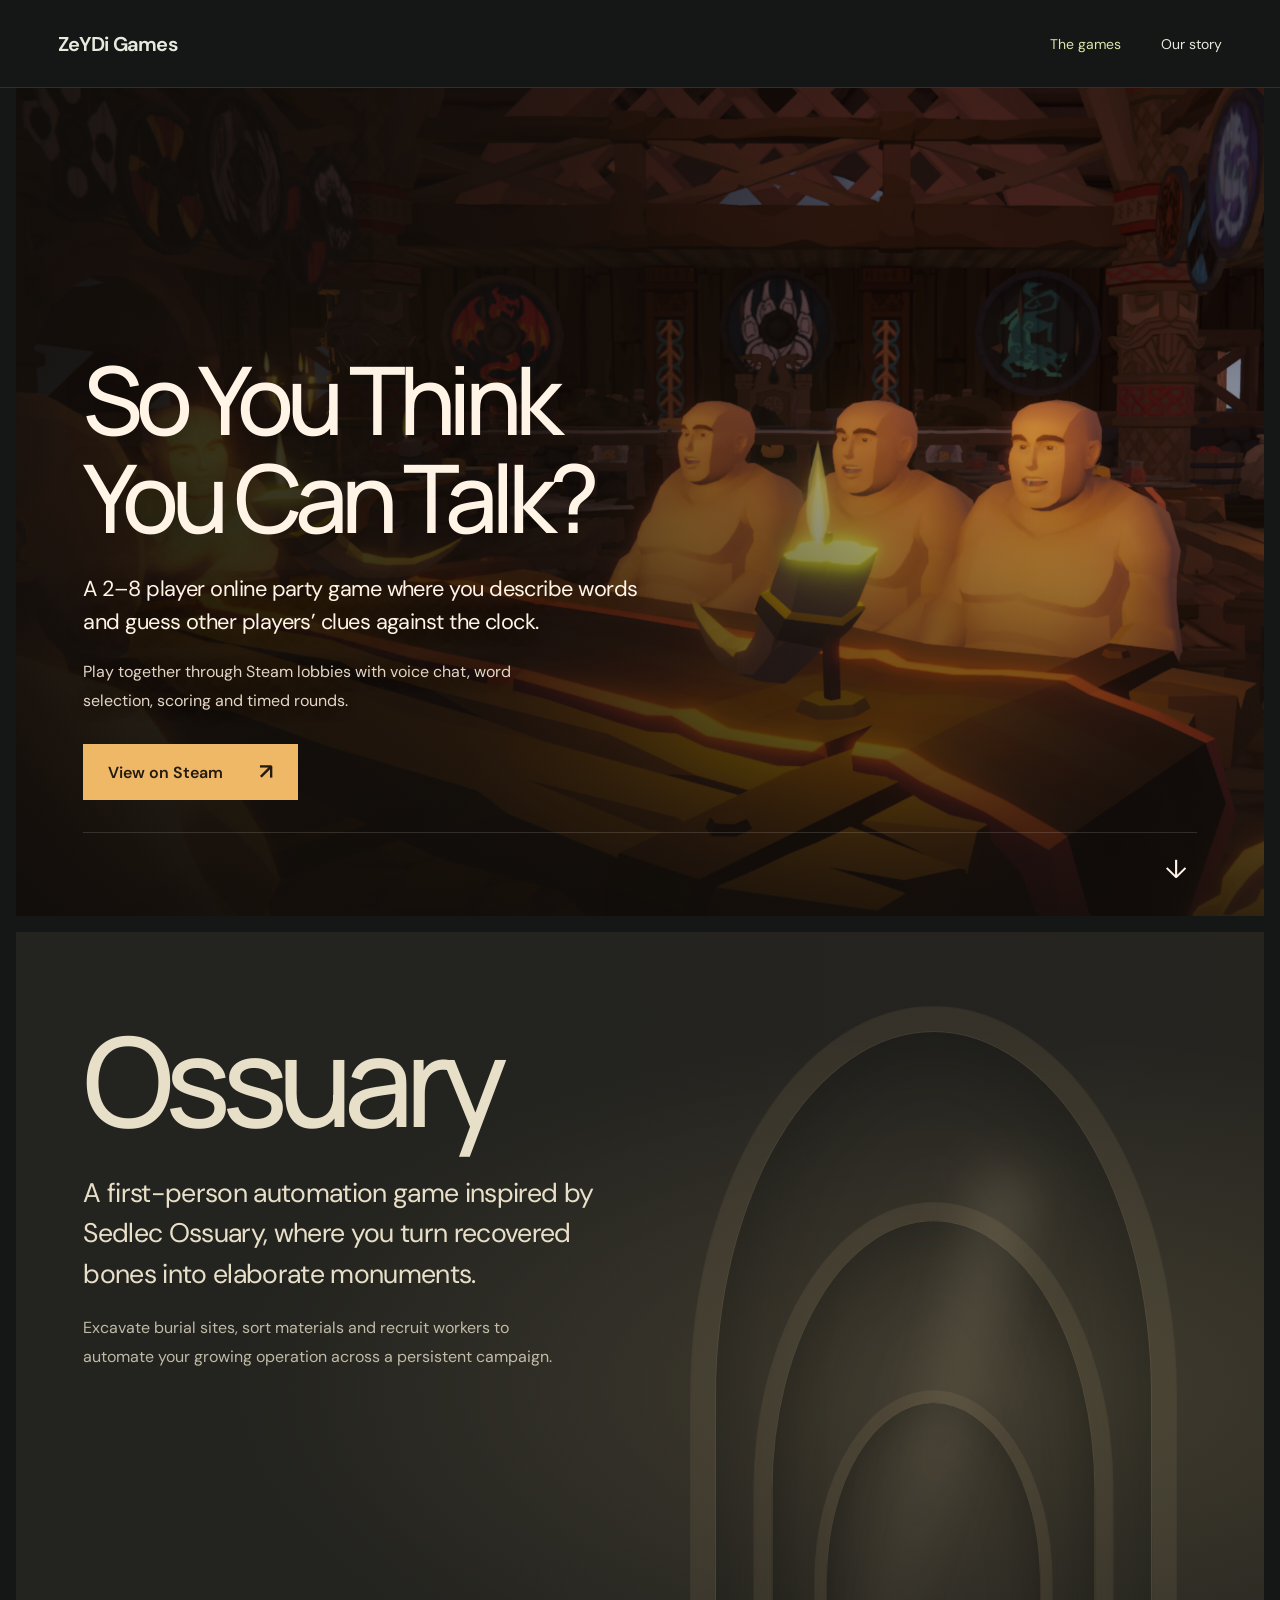
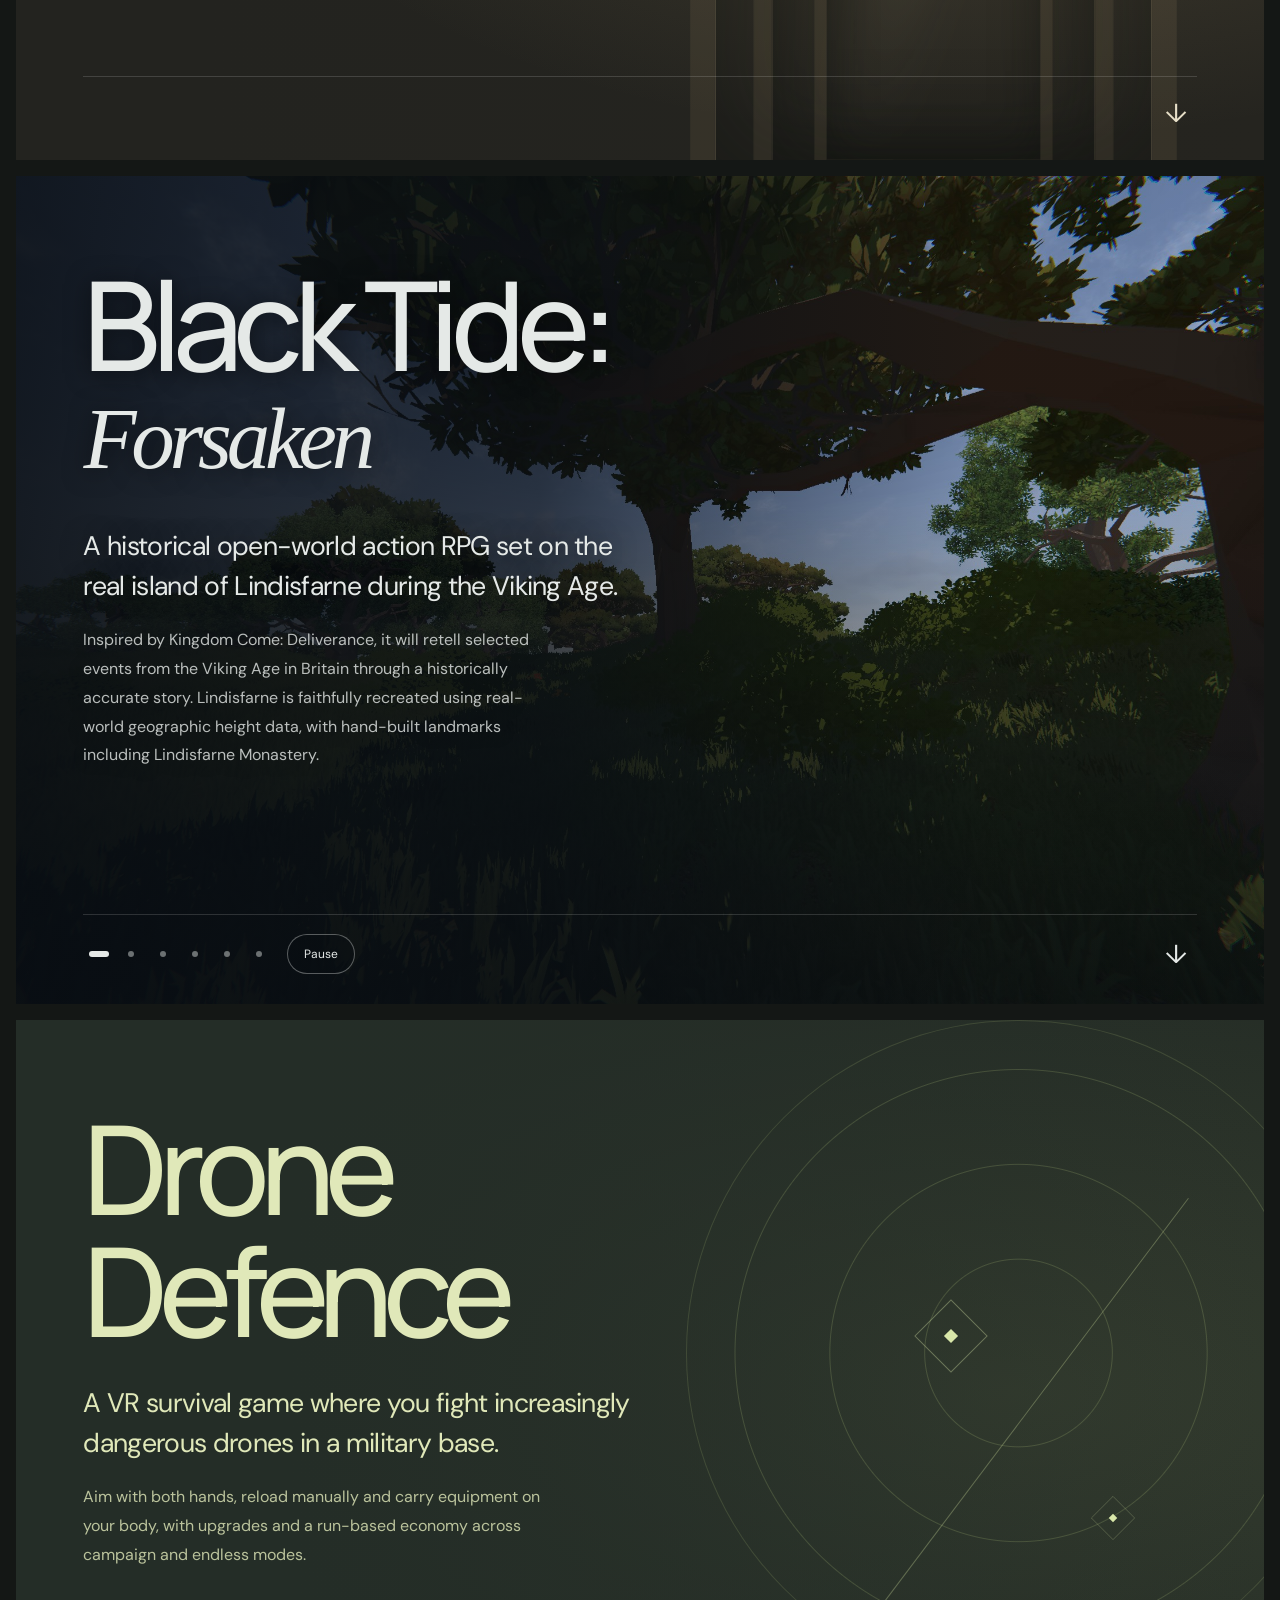
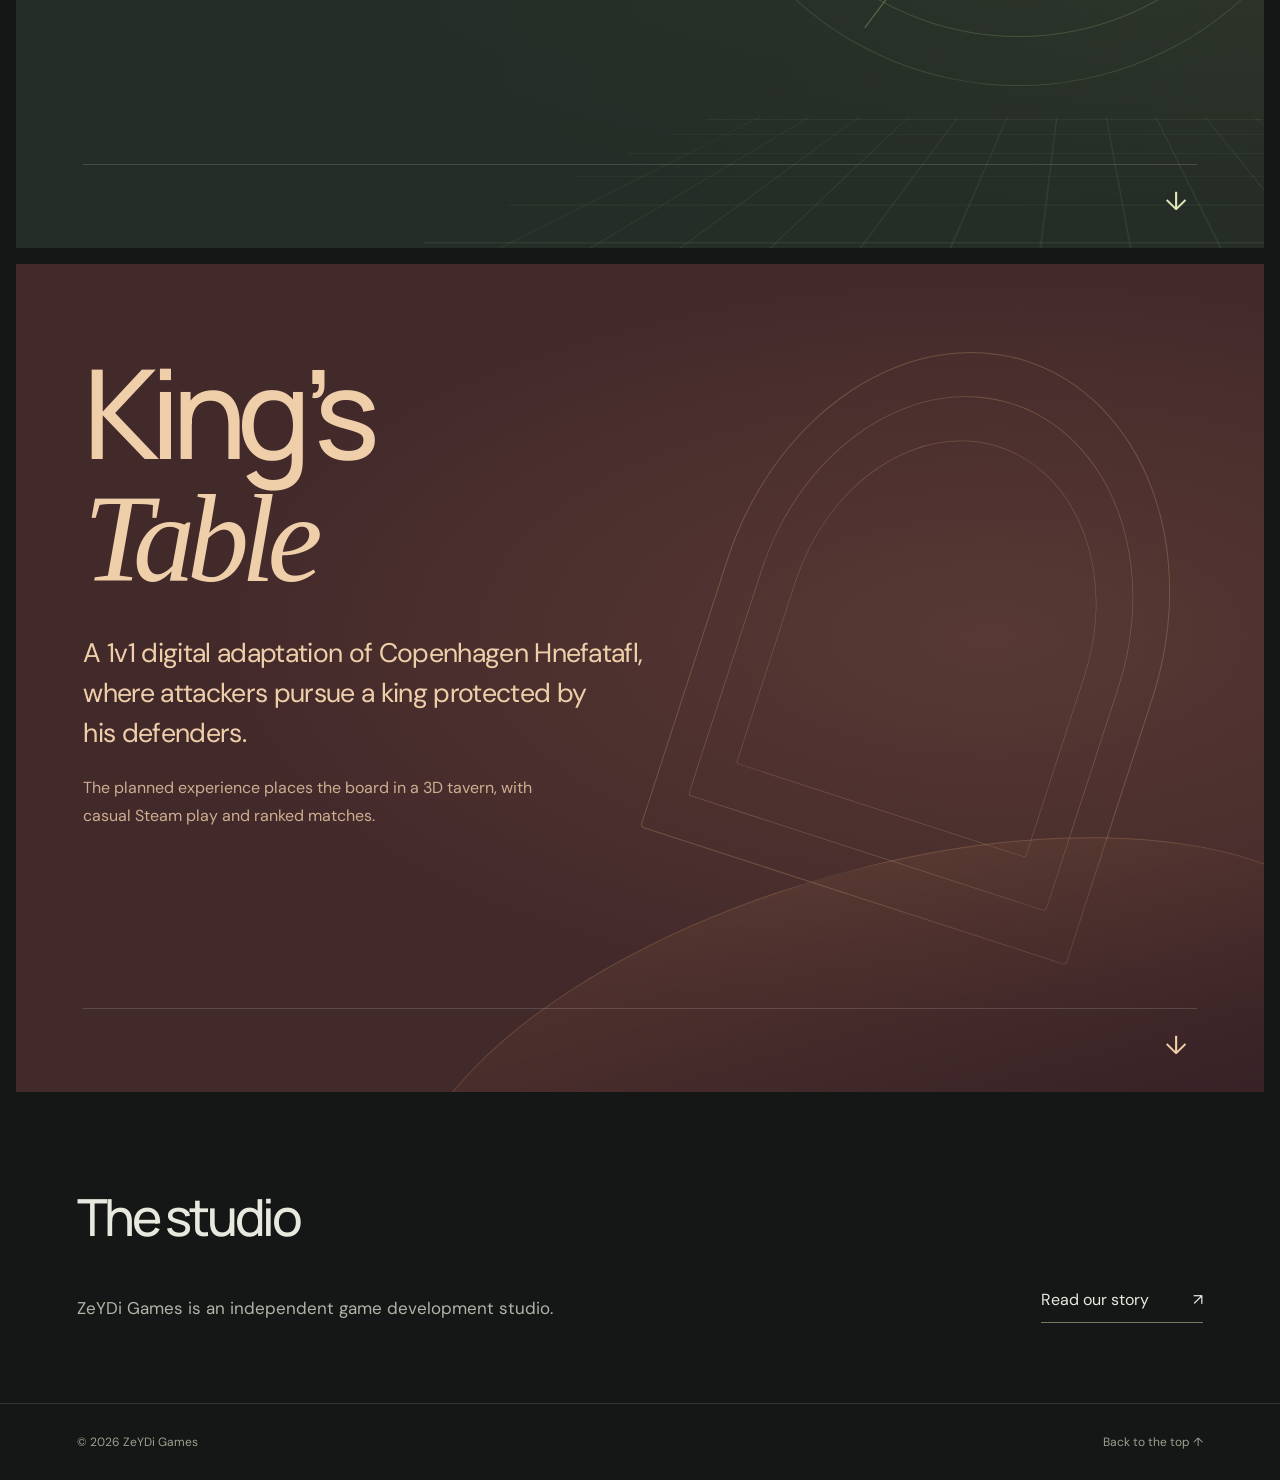
<file: index.html>
<!doctype html>
<html lang="en">
<head>
  <meta charset="utf-8">
  <meta name="viewport" content="width=device-width,initial-scale=1">
  <meta name="theme-color" content="#141715">
  <meta name="description" content="Games by ZeYDi Games: Ossuary, Black Tide: Forsaken, Drone Defence, So You Think You Can Talk? and King's Table.">
  <title>ZeYDi Games</title>
  <link rel="icon" href="favicon.ico" sizes="16x16 32x32 48x48">
  <link rel="icon" type="image/png" href="assets/icons/favicon-32.png" sizes="32x32">
  <link rel="icon" type="image/svg+xml" href="assets/icons/favicon.svg" sizes="any">
  <link rel="apple-touch-icon" href="assets/icons/apple-touch-icon.png" sizes="180x180">
  <link rel="stylesheet" href="styles.css">
  <script src="script.js" defer></script>
</head>
<body>
  <a class="skip" href="#games">Skip to games</a>
  <header>
    <a class="studio" href="#" aria-label="ZeYDi Games home">ZeYDi Games</a>
    <nav aria-label="Main navigation">
      <a href="#games" aria-current="page">The games</a>
      <a href="story.html">Our story</a>
    </nav>
  </header>
  <main>
    <h1 class="sr-only">Games by ZeYDi Games</h1>
    <div id="games" class="games">
      <section class="game talk" id="talk" aria-labelledby="talk-title">
        <div class="promo-art">
          <img src="assets/sytyct/library-hero.png" width="3840" height="1240" loading="eager" fetchpriority="high" decoding="async" alt="Players gathered around a candlelit table in a wooden tavern in So You Think You Can Talk?">
        </div>
        <div class="talk-details">
          <h2 id="talk-title">So You Think<br>You Can Talk?</h2>
          <div class="talk-copy">
            <p class="game-line">A 2–8 player online party game where you describe words and guess other players’ clues against the clock.</p>
            <p class="description">Play together through Steam lobbies with voice chat, word selection, scoring and timed rounds.</p>
            <a class="steam-link" href="https://store.steampowered.com/app/5370920/So_You_Think_You_Can_Talk/" target="_blank" rel="noopener noreferrer">View on Steam <span aria-hidden="true">↗</span><span class="sr-only"> (opens in a new tab)</span></a>
          </div>
        </div>
        <div class="panel-foot"><a href="#ossuary" aria-label="Next game: Ossuary">↓</a></div>
      </section>
      <section class="game ossuary" id="ossuary" aria-labelledby="ossuary-title">
        <div class="scene" aria-hidden="true">
          <div class="arch arch-one"></div><div class="arch arch-two"></div>
          <div class="arch arch-three"></div><div class="light"></div>
        </div>
        <div class="game-content">
          <h2 id="ossuary-title">Ossuary</h2>
          <p class="game-line">A first-person automation game inspired by Sedlec Ossuary, where you turn recovered bones into elaborate monuments.</p>
          <p class="description">Excavate burial sites, sort materials and recruit workers to automate your growing operation across a persistent campaign.</p>
        </div>
        <div class="panel-foot"><a href="#black-tide" aria-label="Next game: Black Tide: Forsaken">↓</a></div>
      </section>
      <section class="game tide" id="black-tide" aria-labelledby="tide-title">
        <div class="promo-art game-slideshow" data-slideshow aria-hidden="true">
          <img class="game-slide is-active" src="assets/black-tide/environment.jpg" width="2560" height="1440" loading="lazy" decoding="async" alt="">
          <img class="game-slide" src="assets/black-tide/dining-night.jpg" width="2560" height="1440" loading="lazy" decoding="async" alt="">
          <img class="game-slide" src="assets/black-tide/cuthberts-isle.jpg" width="2560" height="1440" loading="lazy" decoding="async" alt="">
          <img class="game-slide" src="assets/black-tide/church-night.jpg" width="2560" height="1440" loading="lazy" decoding="async" alt="">
          <img class="game-slide" src="assets/black-tide/main-menu-tree.jpg" width="2560" height="1440" loading="lazy" decoding="async" alt="">
          <img class="game-slide" src="assets/black-tide/moon.jpg" width="2560" height="1440" loading="lazy" decoding="async" alt="">
        </div>
        <div class="game-content">
          <h2 id="tide-title">Black Tide:<span class="subtitle">Forsaken</span></h2>
          <p class="game-line">A historical open-world action RPG set on the real island of Lindisfarne during the Viking Age.</p>
          <p class="description">Inspired by Kingdom Come: Deliverance, it will retell selected events from the Viking Age in Britain through a historically accurate story. Lindisfarne is faithfully recreated using real-world geographic height data, with hand-built landmarks including Lindisfarne Monastery.</p>
        </div>
        <div class="panel-foot">
          <div class="slideshow-controls" role="group" aria-label="Black Tide screenshot controls" hidden>
            <div class="slideshow-dots">
              <button class="slide-dot" type="button" data-slide="0" aria-label="Show woodland screenshot" aria-pressed="true"></button>
              <button class="slide-dot" type="button" data-slide="1" aria-label="Show dining hall at night" aria-pressed="false"></button>
              <button class="slide-dot" type="button" data-slide="2" aria-label="Show Cuthbert's Isle at sunrise" aria-pressed="false"></button>
              <button class="slide-dot" type="button" data-slide="3" aria-label="Show church interior at night" aria-pressed="false"></button>
              <button class="slide-dot" type="button" data-slide="4" aria-label="Show castle and tree at sunset" aria-pressed="false"></button>
              <button class="slide-dot" type="button" data-slide="5" aria-label="Show moonlit church exterior" aria-pressed="false"></button>
            </div>
            <button class="slideshow-toggle" type="button" aria-label="Pause Black Tide slideshow">Pause</button>
          </div>
          <span class="sr-only" data-slide-status aria-live="polite" aria-atomic="true"></span>
          <a href="#drone-defence" aria-label="Next game: Drone Defence">↓</a>
        </div>
      </section>
      <section class="game drone" id="drone-defence" aria-labelledby="drone-title">
        <div class="scene" aria-hidden="true">
          <div class="radar"></div><div class="scan"></div>
          <div class="target target-one"></div><div class="target target-two"></div><div class="ground"></div>
        </div>
        <div class="game-content">
          <h2 id="drone-title">Drone<br>Defence</h2>
          <p class="game-line">A VR survival game where you fight increasingly dangerous drones in a military base.</p>
          <p class="description">Aim with both hands, reload manually and carry equipment on your body, with upgrades and a run-based economy across campaign and endless modes.</p>
        </div>
        <div class="panel-foot"><a href="#kings-table" aria-label="Next game: King's Table">↓</a></div>
      </section>
      <section class="game kings" id="kings-table" aria-labelledby="kings-title">
        <div class="scene" aria-hidden="true">
          <div class="table-ring ring-one"></div><div class="table-ring ring-two"></div>
          <div class="table-ring ring-three"></div><div class="table-plane"></div>
        </div>
        <div class="game-content">
          <h2 id="kings-title">King’s<br><em>Table</em></h2>
          <p class="game-line">A 1v1 digital adaptation of Copenhagen Hnefatafl, where attackers pursue a king protected by his defenders.</p>
          <p class="description">The planned experience places the board in a 3D tavern, with casual Steam play and ranked matches.</p>
        </div>
        <div class="panel-foot"><a href="#studio" aria-label="About ZeYDi Games">↓</a></div>
      </section>
    </div>
    <section class="about" id="studio" aria-labelledby="studio-title">
      <h2 id="studio-title">The studio</h2>
      <div class="about-bottom">
        <p>ZeYDi Games is an independent game development studio.</p>
        <a class="text-link" href="story.html">Read our story <span aria-hidden="true">↗</span></a>
      </div>
    </section>
  </main>
  <footer>
    <span>© <span id="year">2026</span> ZeYDi Games</span>
    <a href="#">Back to the top ↑</a>
  </footer>
</body>
</html>
</file>
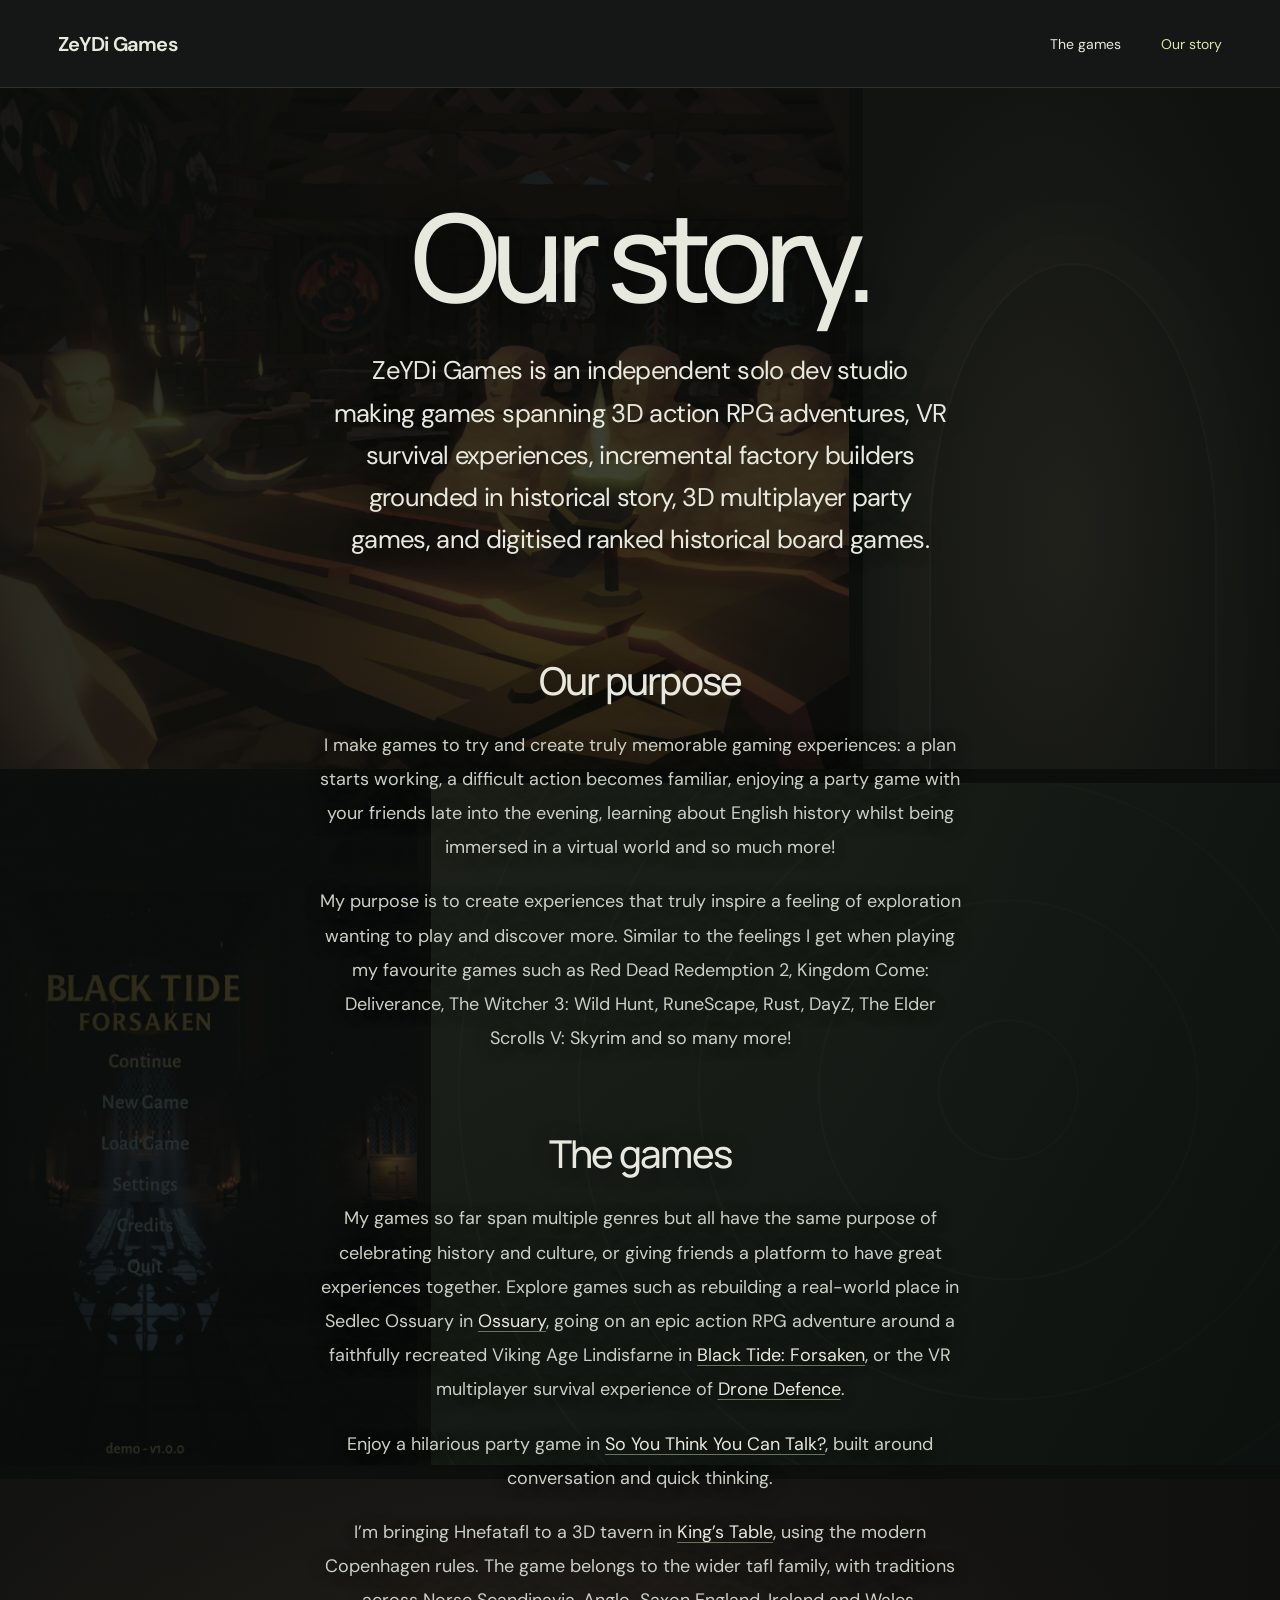
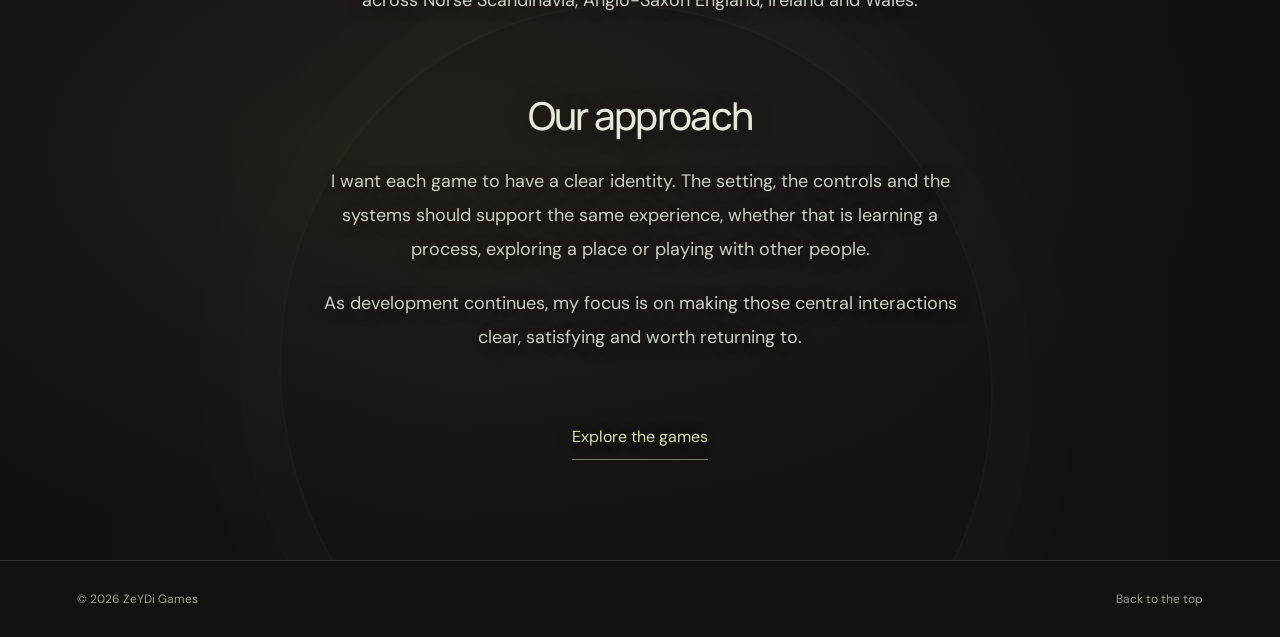
<file: story.html>
<!doctype html>
<html lang="en">
<head>
  <meta charset="utf-8">
  <meta name="viewport" content="width=device-width,initial-scale=1">
  <meta name="theme-color" content="#141715">
  <meta name="description" content="The purpose behind ZeYDi Games: making games around exploration, hands-on play and shared experiences.">
  <title>Our story — ZeYDi Games</title>
  <link rel="icon" href="favicon.ico" sizes="16x16 32x32 48x48">
  <link rel="icon" type="image/png" href="assets/icons/favicon-32.png" sizes="32x32">
  <link rel="icon" type="image/svg+xml" href="assets/icons/favicon.svg" sizes="any">
  <link rel="apple-touch-icon" href="assets/icons/apple-touch-icon.png" sizes="180x180">
  <link rel="stylesheet" href="styles.css">
  <script src="script.js" defer></script>
</head>
<body class="story-page">
  <a class="skip" href="#story">Skip to our story</a>
  <header>
    <a class="studio" href="index.html" aria-label="ZeYDi Games home">ZeYDi Games</a>
    <nav aria-label="Main navigation">
      <a href="index.html#games">The games</a>
      <a href="story.html" aria-current="page">Our story</a>
    </nav>
  </header>
  <main id="story" class="story-stage">
    <div class="story-collage" aria-hidden="true">
      <div class="collage-tile collage-talk" data-game="talk">
        <img src="assets/sytyct/library-hero.png" width="3840" height="1240" fetchpriority="high" decoding="async" alt="">
      </div>
      <!-- Replace each placeholder with its game's artwork when available. -->
      <div class="collage-tile collage-placeholder collage-ossuary" data-game="ossuary"></div>
      <div class="collage-tile collage-tide" data-game="black-tide">
        <img src="assets/black-tide/church.jpg" width="2560" height="1440" loading="lazy" decoding="async" alt="">
      </div>
      <div class="collage-tile collage-placeholder collage-drone" data-game="drone-defence"></div>
      <div class="collage-tile collage-placeholder collage-kings" data-game="kings-table"></div>
    </div>
    <div class="story-content">
    <section class="story-intro" aria-labelledby="story-title">
      <h1 id="story-title">Our story.</h1>
      <p>ZeYDi Games is an independent solo dev studio making games spanning 3D action RPG adventures, VR survival experiences, incremental factory builders grounded in historical story, 3D multiplayer party games, and digitised ranked historical board games.</p>
    </section>
    <div class="story-body">
      <section class="story-chapter" aria-labelledby="purpose-title">
        <h2 id="purpose-title">Our purpose</h2>
        <div class="story-prose">
          <p>I make games to try and create truly memorable gaming experiences: a plan starts working, a difficult action becomes familiar, enjoying a party game with your friends late into the evening, learning about English history whilst being immersed in a virtual world and so much more!</p>
          <p>My purpose is to create experiences that truly inspire a feeling of exploration wanting to play and discover more. Similar to the feelings I get when playing my favourite games such as Red Dead Redemption 2, Kingdom Come: Deliverance, The Witcher 3: Wild Hunt, RuneScape, Rust, DayZ, The Elder Scrolls V: Skyrim and so many more!</p>
        </div>
      </section>
      <section class="story-chapter" aria-labelledby="projects-title">
        <h2 id="projects-title">The games</h2>
        <div class="story-prose">
          <p>My games so far span multiple genres but all have the same purpose of celebrating history and culture, or giving friends a platform to have great experiences together. Explore games such as rebuilding a real-world place in Sedlec Ossuary in <a href="index.html#ossuary">Ossuary</a>, going on an epic action RPG adventure around a faithfully recreated Viking Age Lindisfarne in <a href="index.html#black-tide">Black Tide: Forsaken</a>, or the VR multiplayer survival experience of <a href="index.html#drone-defence">Drone Defence</a>.</p>
          <p>Enjoy a hilarious party game in <a href="index.html#talk">So You Think You Can Talk?</a>, built around conversation and quick thinking.</p>
          <!-- Historical background: regional tafl traditions, not identical rulesets.
            https://source.museum.ie/en-IE/Museums/Archaeology/Engage-And-Learn/Museum-at-Home/Activity-Sheet-Make-your-own-Viking-board-game
            https://www.cambridge.org/core/services/aop-cambridge-core/content/view/S0003598X00062086
            https://ludii.games/details.php?keyword=Brandub
            https://ludii.games/data.php?gameId=387
            https://www.gutenberg.org/files/36059/36059-h/36059-h.htm
          -->
          <p>I’m bringing Hnefatafl to a 3D tavern in <a href="index.html#kings-table">King’s Table</a>, using the modern Copenhagen rules. The game belongs to the wider tafl family, with traditions across Norse Scandinavia, Anglo-Saxon England, Ireland and Wales.</p>
        </div>
      </section>
      <section class="story-chapter" aria-labelledby="approach-title">
        <h2 id="approach-title">Our approach</h2>
        <div class="story-prose">
          <p>I want each game to have a clear identity. The setting, the controls and the systems should support the same experience, whether that is learning a process, exploring a place or playing with other people.</p>
          <p>As development continues, my focus is on making those central interactions clear, satisfying and worth returning to.</p>
        </div>
      </section>
    </div>
    <div class="story-outro">
      <a class="text-link" href="index.html#games">Explore the games</a>
    </div>
    </div>
  </main>
  <footer>
    <span>© <span id="year">2026</span> ZeYDi Games</span>
    <a href="#story">Back to the top</a>
  </footer>
</body>
</html>
</file>
<file: styles.css>
@import url('https://fonts.googleapis.com/css2?family=DM+Sans:wght@400;450;500;600;650;700&family=Manrope:wght@400;500;600;650;700;750;800&display=swap');
:root{color-scheme:dark;--paper:#e8e9de;--ink:#141715}
*{box-sizing:border-box}
html{scroll-behavior:smooth;scroll-padding-top:76px}
body{margin:0;background:var(--ink);color:var(--paper);font-family:'DM Sans',Arial,sans-serif;-webkit-font-smoothing:antialiased}
a{color:inherit;text-decoration:none}
a:focus-visible{outline:2px solid currentColor;outline-offset:8px}
button:focus-visible{outline:2px solid currentColor;outline-offset:3px}
::selection{background:#d6e79b;color:#141715}
.skip{position:fixed;top:-100px;left:20px;z-index:20;padding:16px;background:var(--paper);color:var(--ink)}
.skip:focus{top:12px}
header{height:88px;padding:0 4.5%;display:flex;align-items:center;justify-content:space-between;border-bottom:1px solid #ffffff1c;background:var(--ink);position:relative;z-index:5}
.studio{font-size:20px;font-weight:650;letter-spacing:-.8px}
nav{display:flex;gap:40px;font-size:14px}
nav a:hover{color:#cfe09c}
nav a[aria-current="page"]{color:#d9e7a9}
h1,h2,p{margin:0}
em{font-family:Georgia,serif;font-weight:400;letter-spacing:-.065em}
.sr-only{position:absolute;width:1px;height:1px;padding:0;margin:-1px;overflow:hidden;clip-path:inset(50%);white-space:nowrap;border:0}
.games{margin:0 16px}
.game{min-height:740px;height:92svh;max-height:1120px;position:relative;overflow:hidden;margin-bottom:16px;padding:7% 5.4% 32px;isolation:isolate}
.game-content{position:relative;z-index:2;max-width:770px}
.game h2{font-family:Manrope,Arial,sans-serif;font-size:clamp(70px,9.7vw,162px);font-weight:500;line-height:.98;letter-spacing:-.075em}
.game-line{font-size:clamp(20px,2.1vw,30px);font-weight:400;line-height:1.5;letter-spacing:-.025em;max-width:560px;margin-top:32px;text-wrap:pretty}
.description{font-size:16px;line-height:1.8;max-width:480px;margin-top:20px;opacity:.8;text-wrap:pretty}
.panel-foot{position:absolute;bottom:30px;left:5.4%;right:5.4%;display:flex;align-items:center;justify-content:flex-end;z-index:3;border-top:1px solid #ffffff25;padding-top:19px;font-size:12px}
.panel-foot a{font-size:26px;padding:0 10px;transition:transform .2s}
.panel-foot a:hover{transform:translateY(4px)}
.scene{position:absolute;inset:0;z-index:-1;overflow:hidden}
.ossuary{background:#25241f;color:#e7dfc8}
.ossuary .scene{background:radial-gradient(ellipse at 78% 55%,#b9a37233,transparent 55%),linear-gradient(90deg,#23231f 15%,transparent)}
.arch{position:absolute;border:1px solid #cbb58a2c;border-bottom:0;border-radius:50% 50% 0 0;right:9%;bottom:0;width:35%;height:88%;box-shadow:0 0 0 24px #b9a37206,0 0 0 25px #b9a37216,inset 0 0 100px #0d100d70}
.arch-two{transform:scale(.74);transform-origin:bottom}
.arch-three{transform:scale(.49);transform-origin:bottom}
.light{position:absolute;right:24%;width:5%;top:28%;height:72%;background:linear-gradient(#e7d5a926,transparent);filter:blur(23px);transform:rotate(15deg)}
.tide{background:#10151b;color:#e5e9e7}
.game.tide{height:auto;min-height:max(740px,92svh);max-height:none;padding-bottom:116px}
.tide .promo-art img{object-position:center}
.tide .promo-art::after{background:linear-gradient(90deg,#080d13eb 0%,#080d13bd 42%,#080d1326 78%),linear-gradient(0deg,#080d1399,transparent 60%)}
.tide .game-content{text-shadow:0 2px 24px #0008}
.game-slideshow .game-slide{position:absolute;inset:0;opacity:0;transition:opacity 1.2s ease}
.game-slideshow .game-slide.is-active{opacity:1}
.slideshow-controls{display:flex;align-items:center;gap:12px;margin-right:auto}
.slideshow-controls[hidden]{display:none}
.slideshow-dots{display:flex;align-items:center}
.slide-dot{position:relative;width:32px;height:40px;padding:0;border:0;background:transparent;color:inherit;cursor:pointer}
.slide-dot::after{content:'';position:absolute;top:50%;left:50%;width:6px;height:6px;border-radius:99px;background:currentColor;opacity:.45;transform:translate(-50%,-50%);transition:width .2s,opacity .2s}
.slide-dot[aria-pressed="true"]::after{width:20px;opacity:1}
.slide-dot:hover::after{opacity:1}
.slideshow-toggle{min-width:68px;min-height:40px;padding:8px 14px;border:1px solid #e5e9e75c;border-radius:99px;background:#080d1366;color:inherit;font:inherit;font-size:12px;cursor:pointer}
.slideshow-toggle:hover{background:#e5e9e71a;border-color:#e5e9e799}
.subtitle{display:block;font-family:Georgia,serif;font-size:.7em;font-style:italic;font-weight:400;line-height:1.25;letter-spacing:-.06em}
.drone{background:#252d26;color:#e0e8b9}
.drone .scene{background:linear-gradient(90deg,#242d27 22%,transparent),radial-gradient(ellipse at 80% 45%,#cbd48417,transparent 65%)}
.radar{width:52vw;height:52vw;position:absolute;right:-7%;top:0;border-radius:50%;background:repeating-radial-gradient(circle,transparent 0,transparent calc(20% - 1px),#c6da8830 20%,transparent calc(20% + 1px));border:1px solid #c6da8828}
.scan{position:absolute;right:19%;top:15%;height:65%;width:1px;background:#d7e8a350;transform:rotate(37deg)}
.target{position:absolute;width:52px;height:52px;border:1px solid #d9e7a95c;right:23%;top:35%;transform:rotate(45deg)}
.target:after{content:'';position:absolute;inset:20px;background:#d9e7a9}
.target-two{right:10%;top:57%;transform:rotate(45deg) scale(.6)}
.ground{position:absolute;bottom:-22%;left:40%;width:90%;height:55%;background:repeating-linear-gradient(0deg,transparent 0 54px,#adbb7e1a 55px 56px),repeating-linear-gradient(90deg,transparent 0 74px,#adbb7e1a 75px 76px);transform:perspective(350px) rotateX(55deg)}
.game.talk{display:flex;align-items:flex-end;background:#201a16;color:#fff4e6;height:auto;min-height:max(760px,92svh);max-height:none;padding:80px 5.4% 116px}
.promo-art{position:absolute;inset:0;z-index:0;background:#2b1d15;overflow:hidden;pointer-events:none}
.promo-art img{display:block;width:100%;height:100%;object-fit:cover;object-position:62% center}
.promo-art::after{content:'';position:absolute;inset:0;background:linear-gradient(90deg,#100d0ae6 0%,#100d0ab3 36%,#100d0a33 70%,#100d0a0d 100%),linear-gradient(0deg,#100d0ad9 0%,transparent 65%)}
.talk-details{position:relative;z-index:1;width:100%;max-width:740px;text-shadow:0 2px 24px #0005}
.talk h2{font-size:clamp(64px,7.4vw,122px);line-height:1.03}
.talk-copy{padding-top:0}
.talk .game-line{font-size:clamp(20px,1.7vw,27px);max-width:560px;margin-top:28px}
.talk .description{color:#e4d6c5;opacity:1}
.steam-link{display:inline-flex;align-items:center;justify-content:space-between;gap:36px;min-height:56px;margin-top:28px;padding:16px 24px;border:1px solid #efb866;background:#efb866;color:#241a11;font-size:16px;font-weight:600;text-shadow:none;transition:background .2s,border-color .2s}
.steam-link:hover{background:#f7c987;border-color:#f7c987}
.steam-link>span[aria-hidden]{font-size:22px;line-height:1}
.talk .panel-foot{border-color:#f2e5d326}
.kings{background:#42292a;color:#efcfaa}
.kings .scene{background:radial-gradient(ellipse at 78% 45%,#d3926926,transparent 60%)}
.table-ring{width:35vw;height:44vw;position:absolute;right:8%;top:10%;border:1px solid #e1b98040;border-radius:50% 50% 4px 4px;transform:rotate(18deg)}
.ring-two{transform:rotate(18deg) scale(.84)}
.ring-three{transform:rotate(18deg) scale(.68)}
.table-plane{position:absolute;bottom:-28%;right:-10%;width:80%;height:55%;border-radius:50%;background:linear-gradient(#a66e4925,#2d1b23);border:1px solid #e1b98030;transform:rotate(-16deg)}
.about{padding:80px 6%}
.about h2{font-family:Manrope,Arial,sans-serif;font-size:clamp(36px,4vw,56px);line-height:1.1;font-weight:500;letter-spacing:-.065em}
.about-bottom{display:flex;justify-content:space-between;align-items:flex-end;gap:40px;margin-top:45px}
.about p{max-width:490px;font-size:17px;line-height:1.8;color:#aeb6a8}
.text-link{font-size:16px;border-bottom:1px solid #707b62;padding-bottom:12px;white-space:nowrap}
.text-link span{margin-left:40px}
footer{border-top:1px solid #ffffff20;display:flex;justify-content:space-between;padding:30px 6%;font-size:12px;color:#99a18f}
footer a:hover{color:#e8e9de}
.story-page{background:#10130f;color:var(--paper)}
.story-stage{position:relative;isolation:isolate;overflow:hidden;min-height:calc(100svh - 88px)}
.story-collage{position:absolute;inset:0;z-index:0;display:grid;grid-template-columns:repeat(12,minmax(0,1fr));grid-template-rows:repeat(3,minmax(0,1fr));gap:14px;pointer-events:none}
.collage-tile{position:relative;overflow:hidden;filter:saturate(.65);opacity:.85}
.collage-talk{grid-column:1/9;grid-row:1;background:#2b1d15}
.collage-tile img{display:block;width:100%;height:100%;object-fit:cover;object-position:58% center}
.collage-ossuary{grid-column:9/13;grid-row:1;background:radial-gradient(ellipse at 50% 65%,#8c7959,#2d3028 80%)}
.collage-ossuary::before{content:'';position:absolute;width:68%;height:82%;bottom:-8%;left:16%;border:2px solid #c6b5905c;border-bottom:0;border-radius:50% 50% 0 0;box-shadow:0 0 0 30px #c6b59014,0 0 0 62px #c6b5900d}
.collage-tide{grid-column:1/5;grid-row:2;background:#10151b}
.collage-drone{grid-column:5/13;grid-row:2;background:repeating-radial-gradient(circle at 68% 45%,transparent 0 68px,#b4c28026 69px 70px,transparent 71px 120px),linear-gradient(145deg,#5b6844,#1d2e27)}
.collage-kings{grid-column:1/13;grid-row:3;background:radial-gradient(ellipse at 28% 40%,#8d6247,#40282c 65%)}
.collage-kings::before{content:'';position:absolute;width:55%;height:110%;top:18%;left:22%;border:2px solid #e2b78140;border-radius:50%;box-shadow:0 0 0 40px #e2b78112,0 0 0 80px #e2b78109;transform:rotate(-20deg)}
.story-stage::after{content:'';position:absolute;inset:0;z-index:1;background:linear-gradient(90deg,#0a0d0bd6,#0a0d0bbd 35%,#0a0d0bbd 65%,#0a0d0bd6);pointer-events:none}
.story-content{position:relative;z-index:2;max-width:860px;margin:0 auto;padding:104px 32px 100px;text-align:center;text-shadow:0 2px 24px #0005}
.story-intro h1{font-family:Manrope,Arial,sans-serif;font-size:clamp(72px,9.5vw,144px);font-weight:500;line-height:1.04;letter-spacing:-.075em}
.story-intro>p{max-width:620px;margin:32px auto 0;font-size:clamp(21px,2vw,27px);line-height:1.65;letter-spacing:-.025em;text-wrap:pretty}
.story-body{display:grid;gap:76px;margin-top:96px}
.story-chapter h2{font-family:Manrope,Arial,sans-serif;font-size:clamp(28px,3vw,40px);font-weight:500;line-height:1.2;letter-spacing:-.045em;text-wrap:balance}
.story-prose{max-width:650px;margin:24px auto 0;font-size:18px;line-height:1.9;color:#cbd0c5;text-wrap:pretty}
.story-prose p+p{margin-top:20px}
.story-prose a{color:var(--paper);text-decoration:underline;text-decoration-color:#a5b78a99;text-underline-offset:4px;text-decoration-thickness:1px}
.story-prose a:hover{text-decoration-color:currentColor}
.story-outro{padding-top:72px}
.story-outro .text-link{display:inline-block;color:#d9e7a9}
.story-page footer{background:#10130f}
@media(min-width:1600px){.game-content{max-width:950px}
}
@media(max-width:760px){header{height:74px;padding:0 6%}
.studio{font-size:18px}
nav{gap:22px;font-size:12px}
.games{margin:0 8px}
.game{padding:65px 7% 28px;min-height:700px;height:90svh;margin-bottom:8px}
.game.tide{min-height:max(700px,90svh)}
.game h2{font-size:clamp(65px,13vw,100px)}
.game .game-line{font-size:22px;max-width:440px;margin-top:28px}
.panel-foot{left:7%;right:7%;bottom:25px}
.slide-dot{width:24px}
.slideshow-controls{gap:8px}
.slideshow-toggle{min-width:60px;padding:8px 10px}
.scene{opacity:.65}
.arch{width:65%;right:-8%;height:65%}
.radar{width:95vw;height:95vw;top:36%;right:-33%}
.target{top:68%;right:16%}
.target-two{top:81%;right:40%}
.game.talk{min-height:max(820px,100svh);padding:240px 7% 108px}
.promo-art img{object-position:64% center}
.promo-art::after{background:linear-gradient(0deg,#100d0af5 0%,#100d0adb 44%,#100d0a60 77%,#100d0a1a 100%)}
.talk h2{font-size:clamp(44px,9.6vw,72px)}
.game.talk .game-line{font-size:22px;margin-top:24px}
.steam-link{width:100%;max-width:360px}
.table-ring{width:68vw;height:80vw;top:42%;right:-10%}
.about{padding:85px 7% 70px}
.about-bottom{display:block;margin-top:30px}
.about p{font-size:15px}
.text-link{display:inline-block;margin-top:35px}
footer{padding:25px 7%;gap:24px;flex-wrap:wrap}
.story-stage{min-height:calc(100svh - 74px)}
.story-collage{grid-template-columns:repeat(2,minmax(0,1fr));gap:8px}
.collage-talk{grid-column:1/3;grid-row:1}
.collage-ossuary{grid-column:1;grid-row:2}
.collage-tide{grid-column:2;grid-row:2}
.collage-drone{grid-column:1;grid-row:3}
.collage-kings{grid-column:2;grid-row:3}
.story-content{padding:68px 7% 72px}
.story-intro h1{font-size:clamp(60px,13vw,96px)}
.story-intro>p{font-size:20px;margin-top:28px}
.story-body{gap:56px;margin-top:64px}
.story-prose{font-size:17px;line-height:1.85;margin-top:20px}
.story-outro{padding-top:48px}
.story-outro .text-link{margin-top:0}
}
@media(prefers-reduced-motion:reduce){html{scroll-behavior:auto}
*{transition:none!important}
}
</file>
